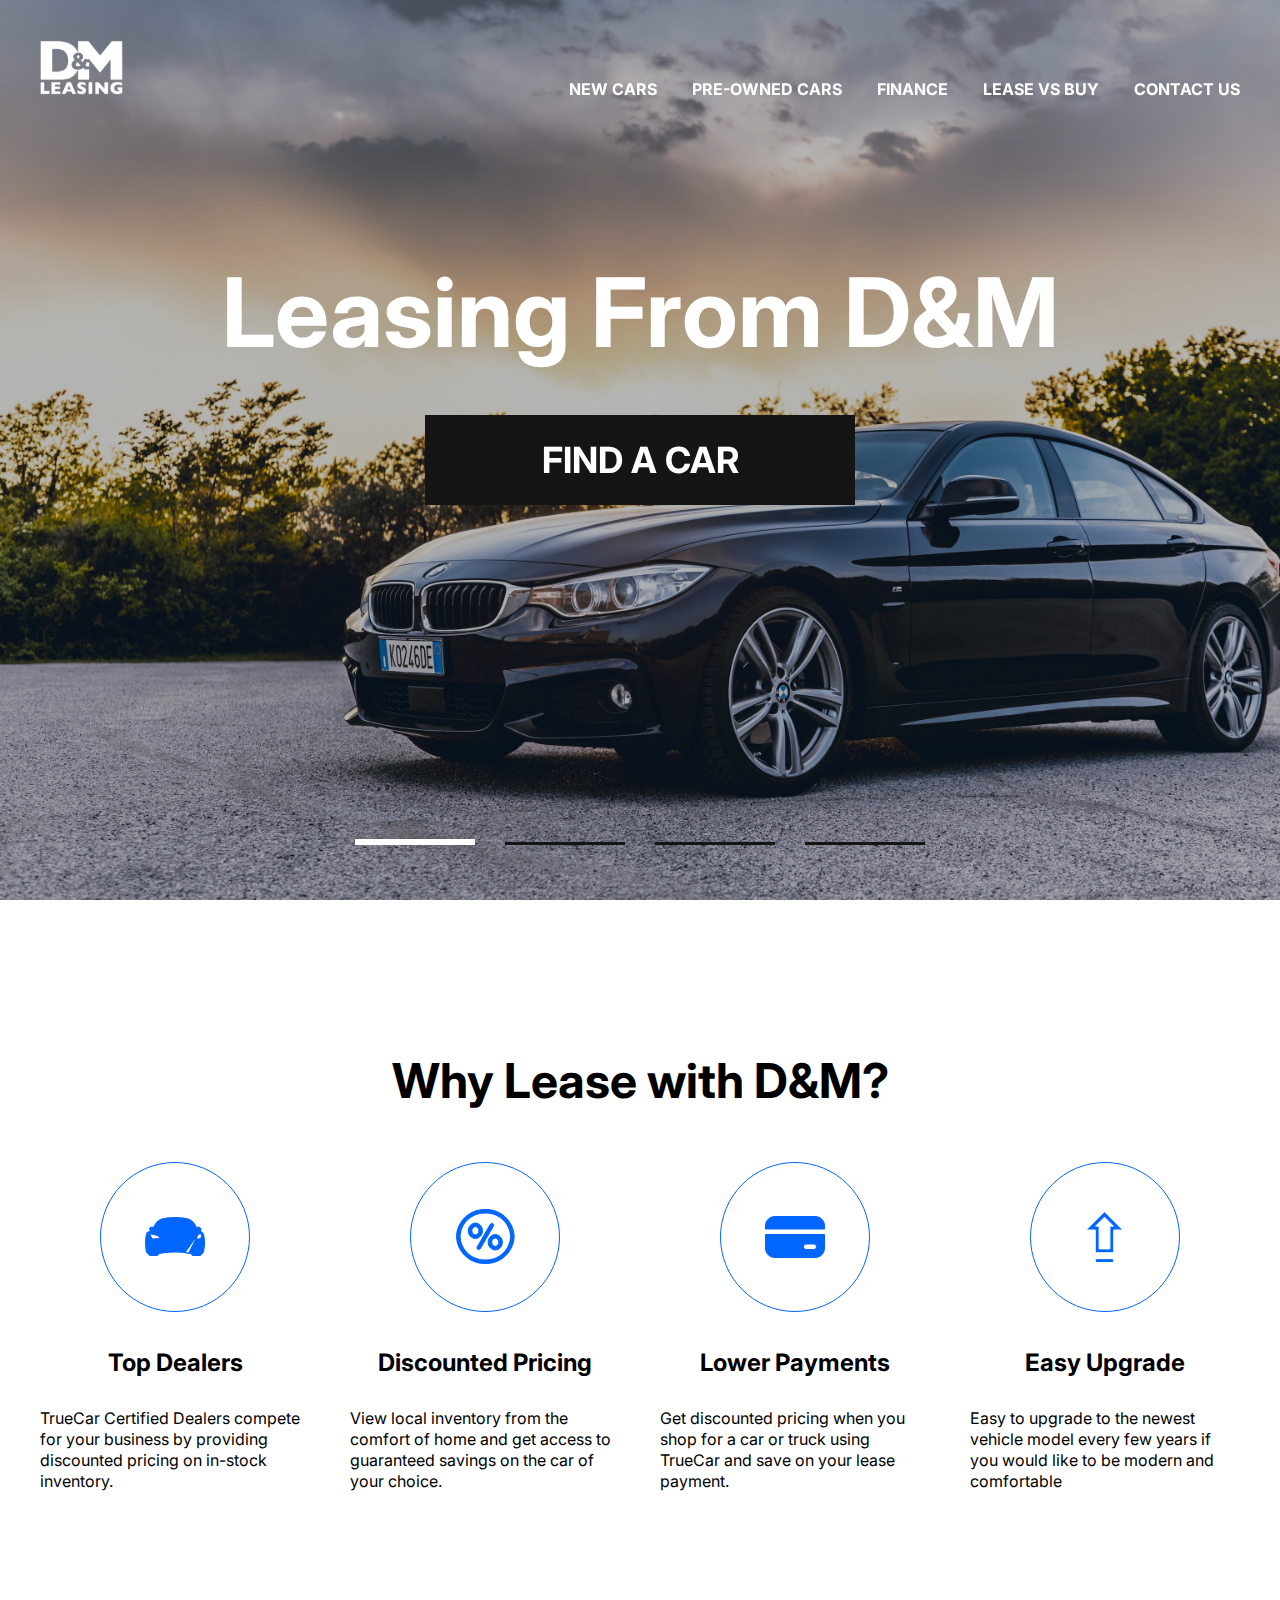
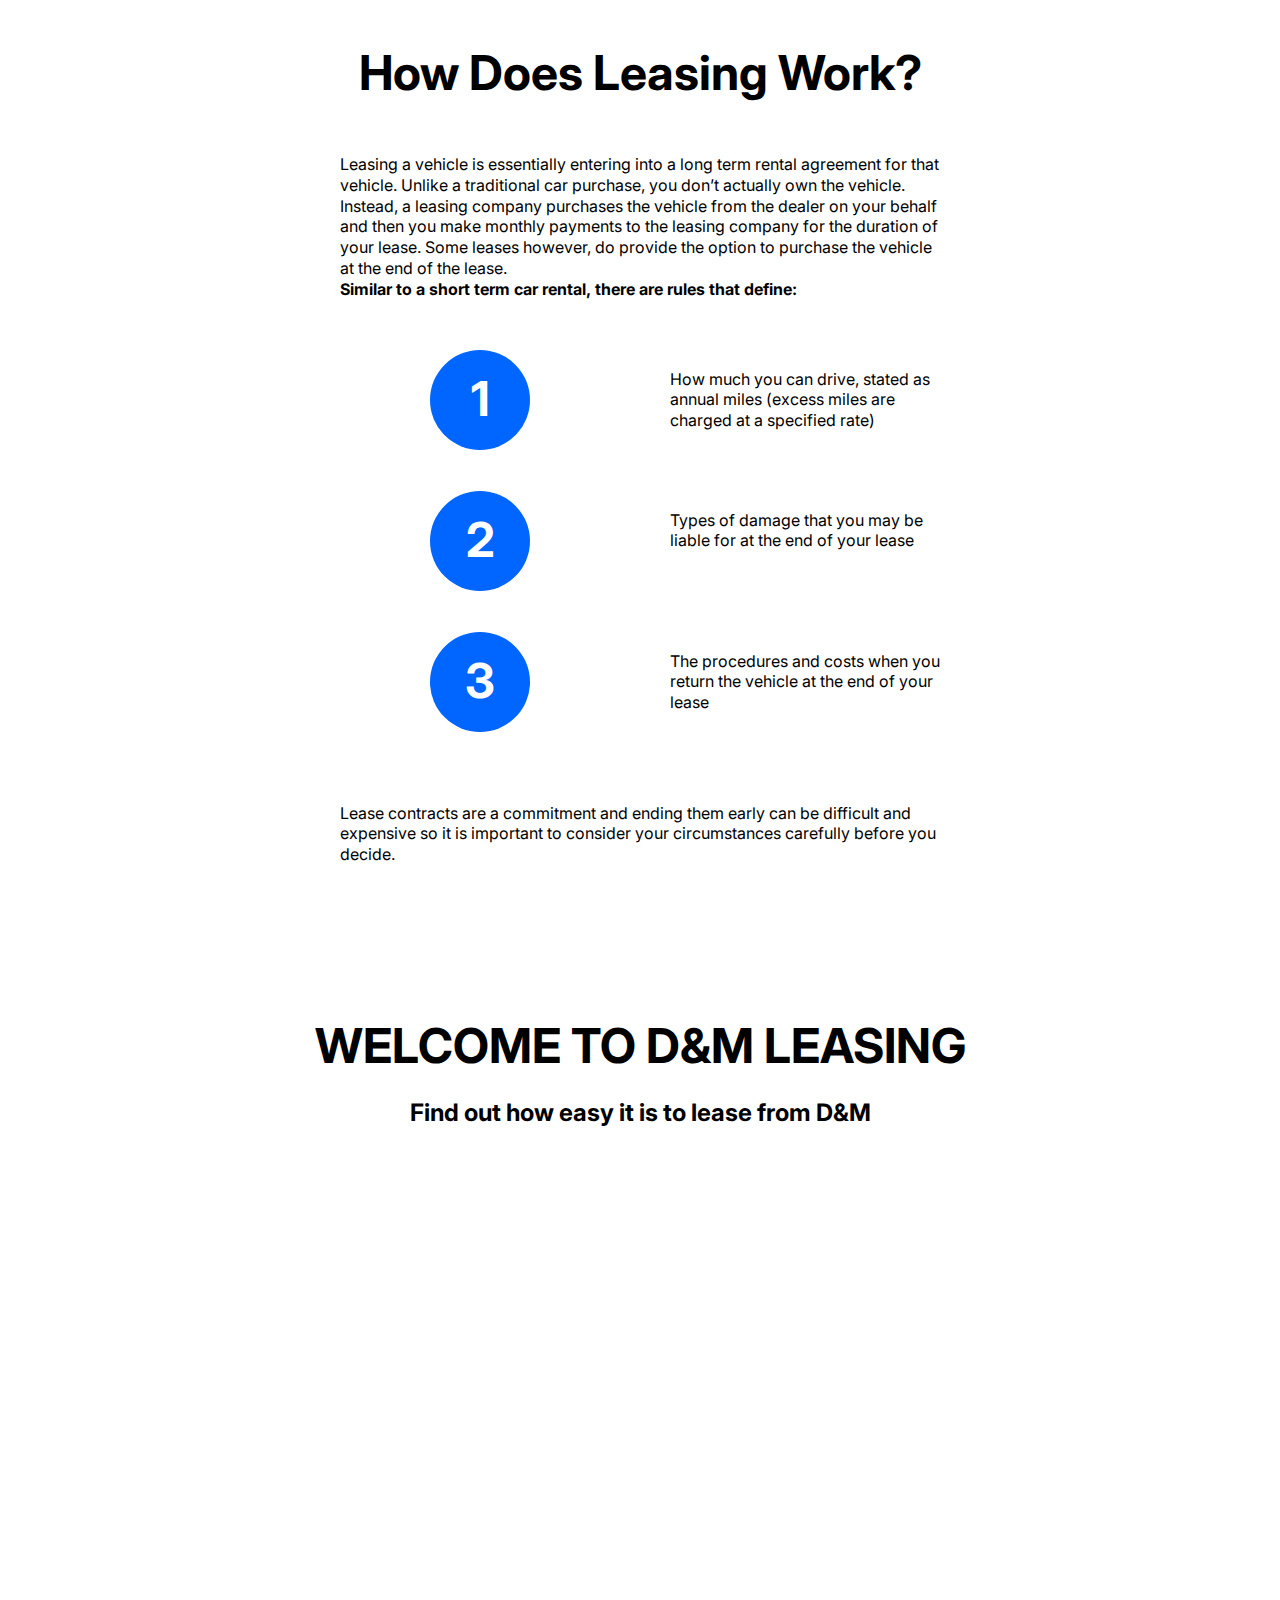
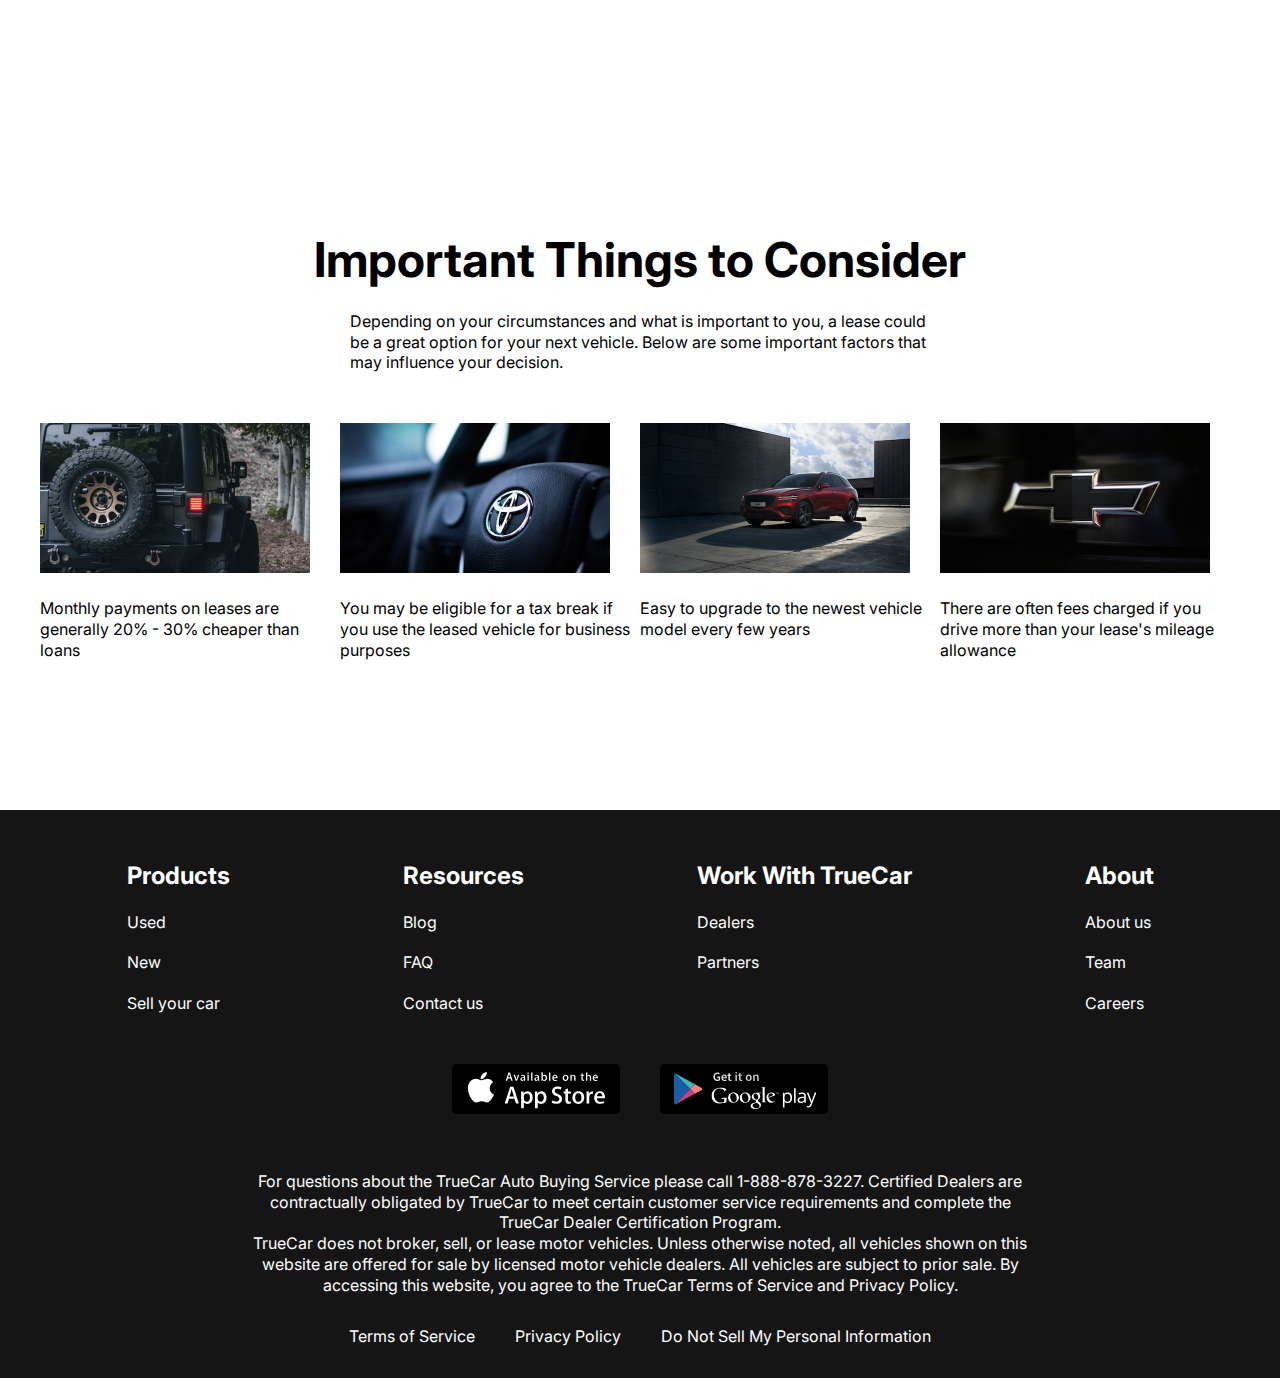
<file: index.html>
<!DOCTYPE html>
<html lang="en">

<head>
  <meta charset="UTF-8">
  <meta name="viewport" content="width=device-width, initial-scale=1.0">
  <title>Document</title>
  <link rel="preconnect" href="https://fonts.googleapis.com">
  <link rel="preconnect" href="https://fonts.gstatic.com" crossorigin>
  <link href="https://fonts.googleapis.com/css2?family=Inter:wght@400;700&display=swap" rel="stylesheet">
  <link rel="stylesheet" href="CSS/swiper-css.css">
  <!-- <link rel="stylesheet" href="https://cdn.jsdelivr.net/npm/swiper@9/swiper-bundle.min.css" /> -->
  <link rel="stylesheet" href="CSS/style.css">
</head>

<body>
  <!-- ОБЕРТКА -->
  <div class="wrapper">
    <!-- ХЕДЕР -->
    <header class="header header-main">
      <div class="container">
        <div class="header__inner">
          <a href="index.html" class="logo">
            <img src="img/logo.svg" alt="" class="logo__img">
          </a>
          <nav class="menu">
            <ul class="menu__list">
              <li class="menu__list-item">
                <a href="new-cars.html" class="menu__list-link">NEW CARS</a>
              </li>
              <li class="menu__list-item">
                <a href="#" class="menu__list-link">PRE-OWNED CARS</a>
              </li>
              <li class="menu__list-item">
                <a href="#" class="menu__list-link">FINANCE</a>
              </li>
              <li class="menu__list-item">
                <a href="#" class="menu__list-link">LEASE VS BUY</a>
              </li>
              <li class="menu__list-item">
                <a href="contacts.html" class="menu__list-link">CONTACT US</a>
              </li>
            </ul>
          </nav>
        </div>
      </div>
    </header>

    <!-- ОСНОВНАЯ ЧАСТЬ (МЕЙН) -->
    <main class="main">
      <section class="top">
        <div class="container">
          <h1 class="title">
            Leasing From D&M
          </h1>
          <a href="new-cars.html" class="top__link">FIND A CAR</a>
        </div>
      </section>
      <!-- СЛАЙДЕР -->
      <div class="slider">
        <div class="swiper">
          <div class="swiper-wrapper">
            <!-- СЛАЙДЫ -->
            <div class="swiper-slide" style="background-image: url(img/slide-1.jpg);"></div>
            <div class="swiper-slide" style="background-image: url(img/slide-2.jpg);"></div>
            <div class="swiper-slide" style="background-image: url(img/slide-1.jpg);"></div>
            <div class="swiper-slide" style="background-image: url(img/slide-2.jpg);"></div>
          </div>
          <div class="swiper-pagination"></div>
        </div>
      </div>
      <section class="why-lease">
        <div class="container">
          <h2 class="section-title">
            Why Lease with D&M?
          </h2>
          <ul class="why-lease__list">
            <li class="why-lease__item">
              <img class="why-lease__item-img" src="img/why-lease-1.svg" alt="">
              <h3 class="why-lease__item-title">
                Top Dealers
              </h3>
              <p class="why-lease__item-text">
                TrueCar Certified Dealers compete for your business by providing discounted pricing on in-stock
                inventory.
              </p>
            </li>
            <li class="why-lease__item">
              <img class="why-lease__item-img" src="img/why-lease-2.svg" alt="">
              <h3 class="why-lease__item-title">
                Discounted Pricing
              </h3>
              <p class="why-lease__item-text">
                View local inventory from the comfort of home and get access to guaranteed savings on the car of your
                choice.
              </p>
            </li>
            <li class="why-lease__item">
              <img class="why-lease__item-img" src="img/why-lease-3.svg" alt="">
              <h3 class="why-lease__item-title">
                Lower Payments
              </h3>
              <p class="why-lease__item-text">
                Get discounted pricing when you shop for a car or truck using TrueCar and save on your lease payment.
              </p>
            </li>
            <li class="why-lease__item">
              <img class="why-lease__item-img" src="img/why-lease-4.svg" alt="">
              <h3 class="why-lease__item-title">
                Easy Upgrade
              </h3>
              <p class="why-lease__item-text">
                Easy to upgrade to the newest vehicle model every few years if you would like to be modern and
                comfortable
              </p>
            </li>
          </ul>
        </div>
      </section>
      <section class="how-does">
        <div class="container">
          <div class="how-does__inner">
            <h2 class="section-title">
              How Does Leasing Work?
            </h2>
            <p class="how-does__text">
              Leasing a vehicle is essentially entering into a long term rental agreement for that vehicle. Unlike a
              traditional car purchase, you don’t actually own the vehicle. Instead, a leasing company purchases the
              vehicle from the dealer on your behalf and then you make monthly payments to the leasing company for the
              duration of your lease. Some leases however, do provide the option to purchase the vehicle at the end of
              the lease.
            </p>
            <h4 class="how-does__title">
              Similar to a short term car rental, there are rules that define:
            </h4>
            <ol class="how-does__list">
              <li class="how-does__item">
                How much you can drive, stated as annual miles (excess miles are charged at a specified rate)
              </li>
              <li class="how-does__item">
                Types of damage that you may be liable for at the end of your lease
              </li>
              <li class="how-does__item">
                The procedures and costs when you return the vehicle at the end of your lease
              </li>
            </ol>
            <p class="how-does__text">
              Lease contracts are a commitment and ending them early can be difficult and expensive so it is important
              to consider your circumstances carefully before you decide.
            </p>
          </div>
        </div>
      </section>
      <section class="video">
        <div class="container">
          <h2 class="section-title video__title">
            WELCOME TO D&M LEASING
          </h2>
          <p class="video__text">
            Find out how easy it is to lease from D&M
          </p>
          <iframe class="video__content" width="1000" height="500" src="https://www.youtube.com/embed/IBZvG2YetEo"
            title="YouTube video player" frameborder="0"
            allow="accelerometer; autoplay; clipboard-write; encrypted-media; gyroscope; picture-in-picture; web-share"
            allowfullscreen></iframe>
        </div>
      </section>
      <section class="important">
        <div class="container">
          <h2 class="section-title important__title">
            Important Things to Consider
          </h2>
          <p class="important__text">
            Depending on your circumstances and what is important to you, a lease could be a great option for your next
            vehicle. Below are some important factors that may influence your decision.
          </p>
          <ul class="important__list">
            <li class="important__item">
              <img src="img/imp-1.jpg" alt="" class="important__item-img">
              <p class="important__item-text">
                Monthly payments on leases are generally 20% - 30% cheaper than loans
              </p>
            </li>
            <li class="important__item">
              <img src="img/imp-2.jpg" alt="" class="important__item-img">
              <p class="important__item-text">
                You may be eligible for a tax break if you use the leased vehicle for business purposes
              </p>
            </li>
            <li class="important__item">
              <img src="img/imp-3.jpg" alt="" class="important__item-img">
              <p class="important__item-text">
                Easy to upgrade to the newest vehicle model every few years
              </p>
            </li>
            <li class="important__item">
              <img src="img/imp-4.jpg" alt="" class="important__item-img">
              <p class="important__item-text">
                There are often fees charged if you drive more than your lease's mileage allowance
              </p>
            </li>
          </ul>
        </div>
      </section>
    </main>

    <!-- ФУТЕР -->
    <footer class="footer">
      <div class="container">
        <nav class="footer__menu">
          <ul class="footer__menu-list">
            <p class="footer__menu-item"><a href="#" class="footer__menu-title">Products</a></p>
            <li class="footer__menu-item"><a href="#" class="footer__menu-link">Used</a></li>
            <li class="footer__menu-item"><a href="#" class="footer__menu-link">New</a></li>
            <li class="footer__menu-item"><a href="#" class="footer__menu-link">Sell your car</a></li>
          </ul>
          <ul class="footer__menu-list">
            <p class="footer__menu-item"><a href="#" class="footer__menu-title">Resources</a></p>
            <li class="footer__menu-item"><a href="#" class="footer__menu-link">Blog</a></li>
            <li class="footer__menu-item"><a href="#" class="footer__menu-link">FAQ</a></li>
            <li class="footer__menu-item"><a href="#" class="footer__menu-link">Contact us </a></li>
          </ul>
          <ul class="footer__menu-list">
            <p class="footer__menu-item"><a href="#" class="footer__menu-title">Work With TrueCar</a></p>
            <li class="footer__menu-item"><a href="#" class="footer__menu-link">Dealers</a></li>
            <li class="footer__menu-item"><a href="#" class="footer__menu-link">Partners</a></li>
          </ul>
          <ul class="footer__menu-list">
            <p class="footer__menu-item"><a href="#" class="footer__menu-title">About</a></p>
            <li class="footer__menu-item"><a href="#" class="footer__menu-link">About us</a></li>
            <li class="footer__menu-item"><a href="#" class="footer__menu-link">Team</a></li>
            <li class="footer__menu-item"><a href="#" class="footer__menu-link">Careers</a></li>
          </ul>
        </nav>
        <ul class="app">
          <li class="app__links-item">
            <a href="#" class="app__links">
              <img class="app__item-img" src="img/appstore.svg" alt="">
            </a>
          </li>
          <li class="app__links-item">
            <a href="#" class="app__links">
              <img class="app__item-img" src="img/googleplay.svg" alt="">
            </a>
          </li>
        </ul>
        <div class="footer__copy">
          <p class="footer__copy-text">
            For questions about the TrueCar Auto Buying Service please call 1-888-878-3227.
            Certified Dealers are contractually obligated by TrueCar to meet certain customer service requirements and
            complete the TrueCar Dealer Certification Program.
          </p>
          <p class="footer__copy-text">
            TrueCar does not broker, sell, or lease motor vehicles. Unless otherwise noted, all vehicles shown on this
            website are offered for sale by licensed motor vehicle dealers. All vehicles are subject to prior sale. By
            accessing this website, you agree to the TrueCar Terms of Service and Privacy Policy.
          </p>
        </div>
        <nav class="copy__nav">
          <ul class="copy__nav-list">
            <li class="copy__nav-item"><a href="#" class="copy__nav-link">Terms of Service</a></li>
            <li class="copy__nav-item"><a href="#" class="copy__nav-link">Privacy Policy </a></li>
            <li class="copy__nav-item"><a href="#" class="copy__nav-link">Do Not Sell My Personal Information</a></li>
          </ul>
        </nav>
      </div>
    </footer>
  </div>

  <script src="CSS/swiper-js.js"></script>
  <!-- <script src="https://cdn.jsdelivr.net/npm/swiper@9/swiper-bundle.min.js"></script> -->
  <script src="js/main.js"></script>
</body>

</html>
</file>
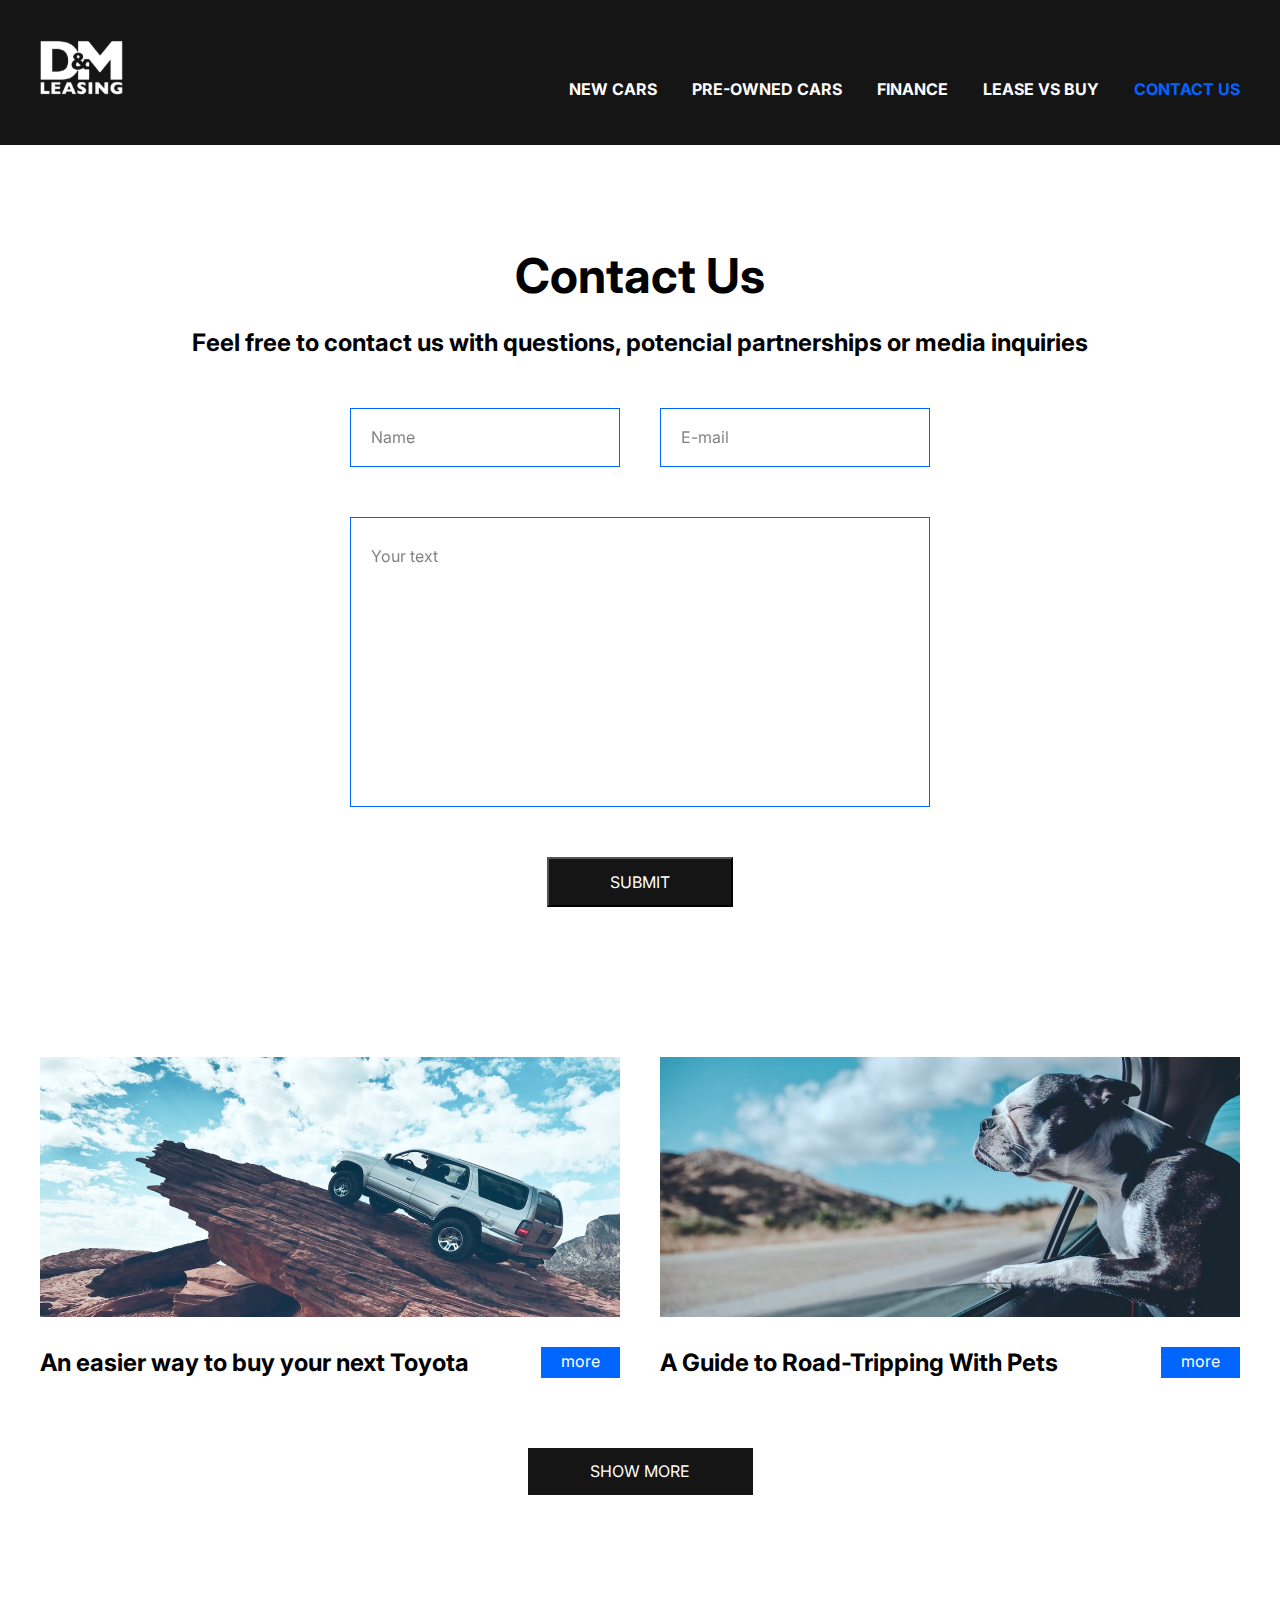
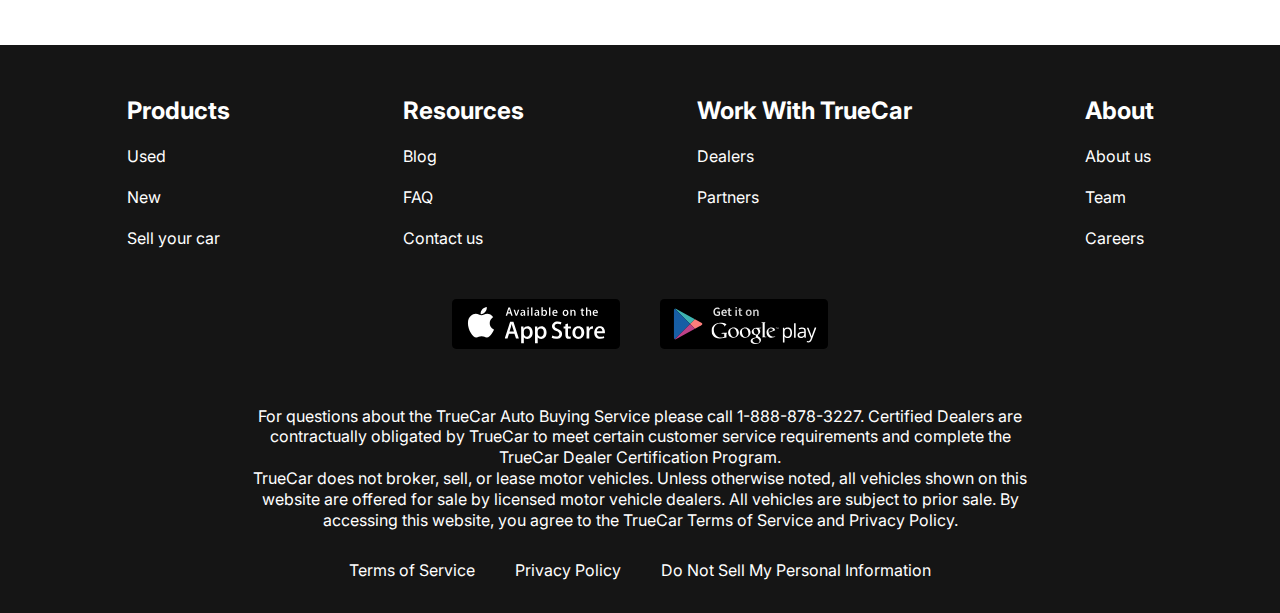
<file: contacts.html>
<!DOCTYPE html>
<html lang="en">

<head>
  <meta charset="UTF-8">
  <meta name="viewport" content="width=device-width, initial-scale=1.0">
  <title>Document</title>
  <link rel="preconnect" href="https://fonts.googleapis.com">
  <link rel="preconnect" href="https://fonts.gstatic.com" crossorigin>
  <link href="https://fonts.googleapis.com/css2?family=Inter:wght@400;700&display=swap" rel="stylesheet">
  <link rel="stylesheet" href="CSS/style.css">
</head>

<body>
  <!-- ОБЕРТКА -->
  <div class="wrapper">
    <!-- ХЕДЕР -->
    <header class="header">
      <div class="container">
        <div class="header__inner">
          <a href="index.html" class="logo">
            <img src="img/logo.svg" alt="" class="logo__img">
          </a>
          <nav class="menu">
            <ul class="menu__list">
              <li class="menu__list-item">
                <a href="new-cars.html" class="menu__list-link">NEW CARS</a>
              </li>
              <li class="menu__list-item">
                <a href="#" class="menu__list-link">PRE-OWNED CARS</a>
              </li>
              <li class="menu__list-item">
                <a href="#" class="menu__list-link">FINANCE</a>
              </li>
              <li class="menu__list-item">
                <a href="#" class="menu__list-link">LEASE VS BUY</a>
              </li>
              <li class="menu__list-item">
                <a href="contacts.html" class="menu__list-link menu__list-link--active">CONTACT US</a>
              </li>
            </ul>
          </nav>
        </div>
      </div>
    </header>

    <!-- ОСНОВНАЯ ЧАСТЬ (МЕЙН) -->
    <main class="main">
      <section class="contacts">
        <div class="container">
          <h2 class="section-title contacts__title">Contact Us</h2>
          <p class="contacts__text">
            Feel free to contact us with questions, potencial partnerships or media inquiries
          </p>
          <form action="#" class="form">
            <input class="form__input" type="text" placeholder="Name">
            <input class="form__input" type="email" placeholder="E-mail">
            <textarea class="form__textarea" placeholder="Your text"></textarea>
            <button class="form__btn" type="submit">SUBMIT</button>
          </form>
        </div>
      </section>
      <section class="blog">
        <div class="container">
          <div class="blog__items">
            <div class="blog__item">
              <img src="img/blog-1.jpg" alt="" class="blog__item-img">
              <h4 class="blog__item-title">An easier way to buy your next Toyota</h4>
              <a href="#" class="blog__item-link">more</a>
            </div>
            <div class="blog__item">
              <img src="img/blog-2.jpg" alt="" class="blog__item-img">
              <h4 class="blog__item-title">A Guide to Road-Tripping With Pets</h4>
              <a href="#" class="blog__item-link">more</a>
            </div>
          </div>
          <a href="#" class="showmore-link">SHOW MORE</a>
        </div>
      </section>
    </main>

    <!-- ФУТЕР -->
    <footer class="footer">
      <div class="container">
        <nav class="footer__menu">
          <ul class="footer__menu-list">
            <p class="footer__menu-item"><a href="#" class="footer__menu-title">Products</a></p>
            <li class="footer__menu-item"><a href="#" class="footer__menu-link">Used</a></li>
            <li class="footer__menu-item"><a href="#" class="footer__menu-link">New</a></li>
            <li class="footer__menu-item"><a href="#" class="footer__menu-link">Sell your car</a></li>
          </ul>
          <ul class="footer__menu-list">
            <p class="footer__menu-item"><a href="#" class="footer__menu-title">Resources</a></p>
            <li class="footer__menu-item"><a href="#" class="footer__menu-link">Blog</a></li>
            <li class="footer__menu-item"><a href="#" class="footer__menu-link">FAQ</a></li>
            <li class="footer__menu-item"><a href="#" class="footer__menu-link">Contact us </a></li>
          </ul>
          <ul class="footer__menu-list">
            <p class="footer__menu-item"><a href="#" class="footer__menu-title">Work With TrueCar</a></p>
            <li class="footer__menu-item"><a href="#" class="footer__menu-link">Dealers</a></li>
            <li class="footer__menu-item"><a href="#" class="footer__menu-link">Partners</a></li>
          </ul>
          <ul class="footer__menu-list">
            <p class="footer__menu-item"><a href="#" class="footer__menu-title">About</a></p>
            <li class="footer__menu-item"><a href="#" class="footer__menu-link">About us</a></li>
            <li class="footer__menu-item"><a href="#" class="footer__menu-link">Team</a></li>
            <li class="footer__menu-item"><a href="#" class="footer__menu-link">Careers</a></li>
          </ul>
        </nav>
        <ul class="app">
          <li class="app__links-item">
            <a href="#" class="app__links">
              <img class="app__item-img" src="img/appstore.svg" alt="">
            </a>
          </li>
          <li class="app__links-item">
            <a href="#" class="app__links">
              <img class="app__item-img" src="img/googleplay.svg" alt="">
            </a>
          </li>
        </ul>
        <div class="footer__copy">
          <p class="footer__copy-text">
            For questions about the TrueCar Auto Buying Service please call 1-888-878-3227.
            Certified Dealers are contractually obligated by TrueCar to meet certain customer service requirements and
            complete the TrueCar Dealer Certification Program.
          </p>
          <p class="footer__copy-text">
            TrueCar does not broker, sell, or lease motor vehicles. Unless otherwise noted, all vehicles shown on this
            website are offered for sale by licensed motor vehicle dealers. All vehicles are subject to prior sale. By
            accessing this website, you agree to the TrueCar Terms of Service and Privacy Policy.
          </p>
        </div>
        <nav class="copy__nav">
          <ul class="copy__nav-list">
            <li class="copy__nav-item"><a href="#" class="copy__nav-link">Terms of Service</a></li>
            <li class="copy__nav-item"><a href="#" class="copy__nav-link">Privacy Policy </a></li>
            <li class="copy__nav-item"><a href="#" class="copy__nav-link">Do Not Sell My Personal Information</a></li>
          </ul>
        </nav>
      </div>
    </footer>
  </div>

</body>

</html>
</file>
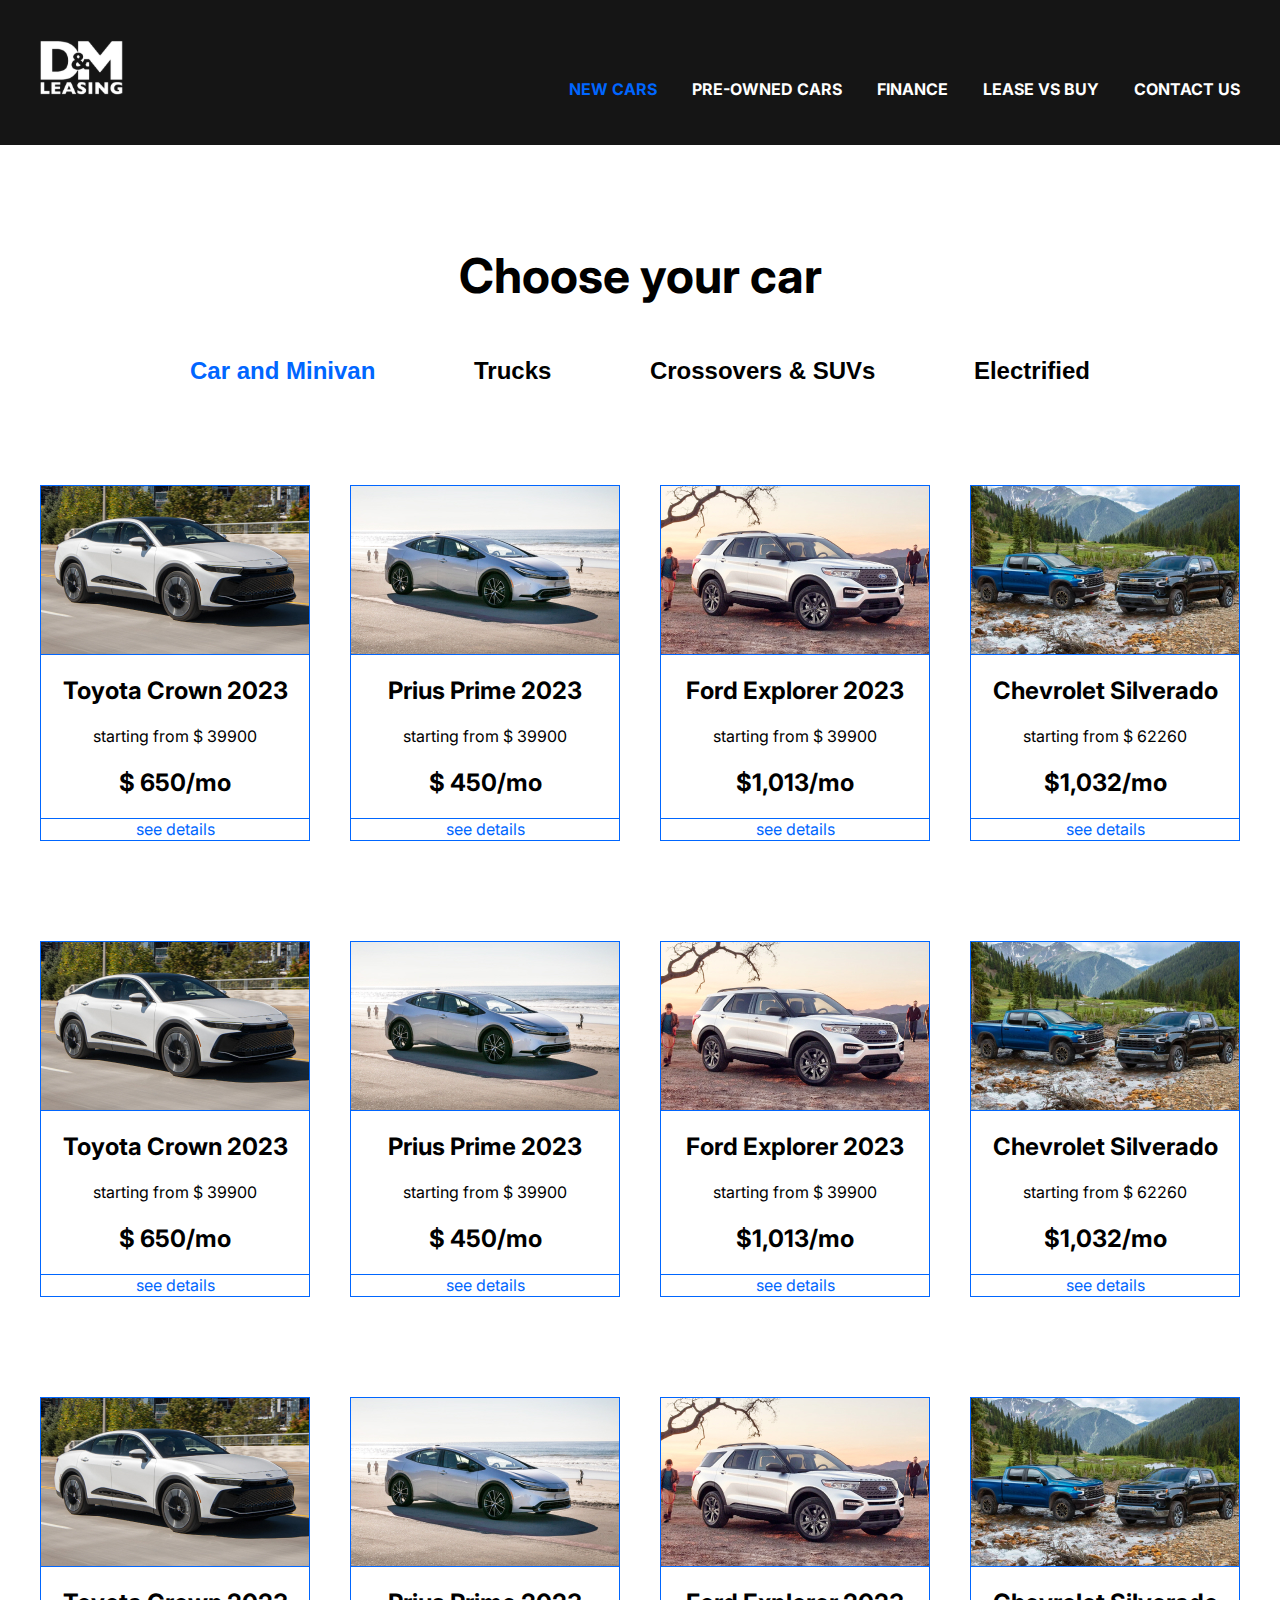
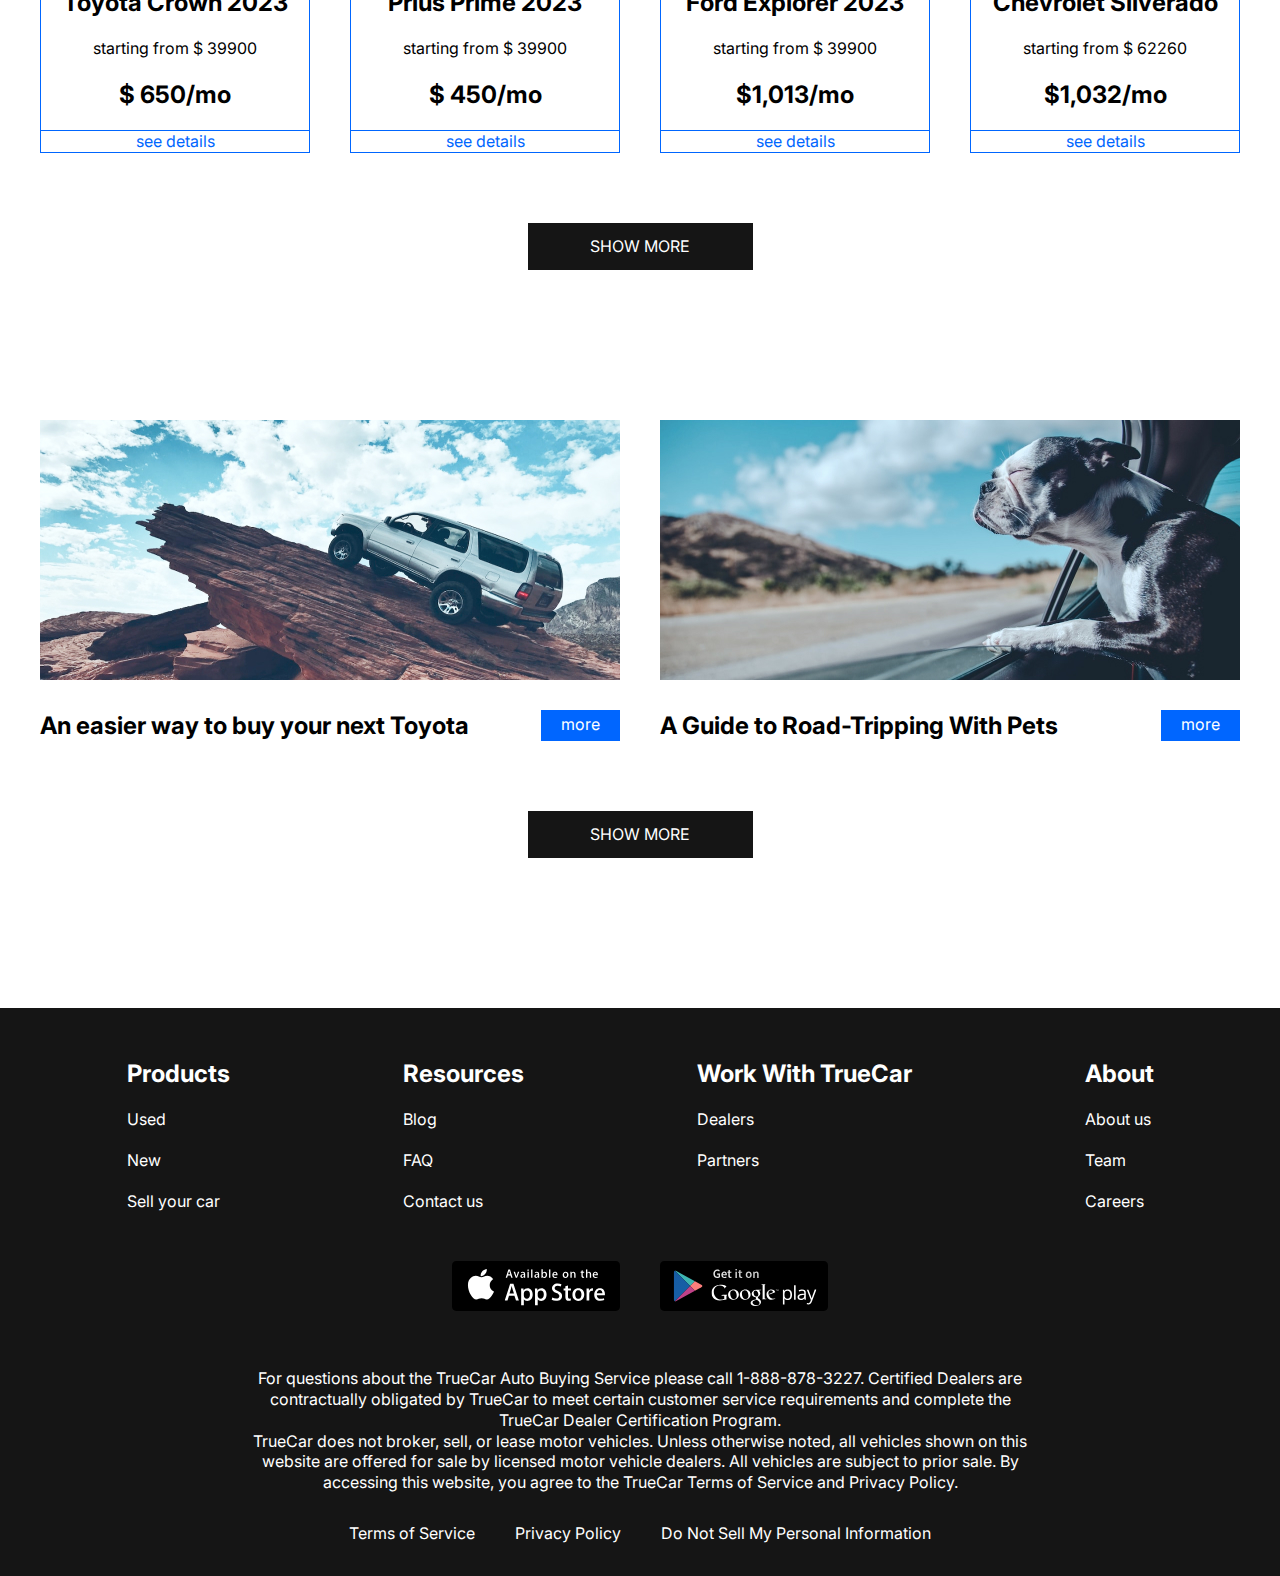
<file: new-cars.html>
<!DOCTYPE html>
<html lang="en">

<head>
  <meta charset="UTF-8">
  <meta name="viewport" content="width=device-width, initial-scale=1.0">
  <title>Document</title>
  <link rel="preconnect" href="https://fonts.googleapis.com">
  <link rel="preconnect" href="https://fonts.gstatic.com" crossorigin>
  <link href="https://fonts.googleapis.com/css2?family=Inter:wght@400;700&display=swap" rel="stylesheet">
  <link rel="stylesheet" href="CSS/style.css">
</head>

<body>
  <!-- ОБЕРТКА -->
  <div class="wrapper">
    <!-- ХЕДЕР -->
    <header class="header">
      <div class="container">
        <div class="header__inner">
          <a href="index.html" class="logo">
            <img src="img/logo.svg" alt="" class="logo__img">
          </a>
          <nav class="menu">
            <ul class="menu__list">
              <li class="menu__list-item">
                <a href="new-cars.html" class="menu__list-link menu__list-link--active">NEW CARS</a>
              </li>
              <li class="menu__list-item">
                <a href="#" class="menu__list-link">PRE-OWNED CARS</a>
              </li>
              <li class="menu__list-item">
                <a href="#" class="menu__list-link">FINANCE</a>
              </li>
              <li class="menu__list-item">
                <a href="#" class="menu__list-link">LEASE VS BUY</a>
              </li>
              <li class="menu__list-item">
                <a href="contacts.html" class="menu__list-link">CONTACT US</a>
              </li>
            </ul>
          </nav>
        </div>
      </div>
    </header>

    <!-- ОСНОВНАЯ ЧАСТЬ (МЕЙН) -->
    <main class="main">
      <section class="choose">
        <div class="container">
          <h1 class="section-title">
            Choose your car
          </h1>
          <div class="tabs">
            <div class="tabs__btn">
              <button class="tabs__btn-item tabs__btn-item--active" data-button="content-1">Car and Minivan</button>
              <button class="tabs__btn-item" data-button="content-2">Trucks</button>
              <button class="tabs__btn-item" data-button="content-3">Crossovers & SUVs</button>
              <button class="tabs__btn-item" data-button="content-4">Electrified</button>
            </div>
            <div class="tabs__content">
              <div class="tabs__content-item tabs__content-item--active" id="content-1">
                <div class="card">
                  <img class="card__img" src="img/card-1.jpg" alt="">
                  <div class="card__content">
                    <h4 class="card__title">Toyota Crown 2023</h4>
                    <p class="card__text">starting from $ 39900</p>
                    <p class="card__price">$ 650/mo</p>
                  </div>
                  <a href="#" class="card__link">see details</a>
                </div>
                <div class="card">
                  <img class="card__img" src="img/card-2.jpg" alt="">
                  <div class="card__content">
                  <h4 class="card__title">Prius Prime 2023</h4>
                  <p class="card__text">starting from $ 39900</p>
                  <p class="card__price"> $ 450/mo</p>
                </div>
                <a href="#" class="card__link">see details</a>
              </div>
              <div class="card">
                <img class="card__img" src="img/card-3.jpg" alt="">
                <div class="card__content">
                  <h4 class="card__title">Ford Explorer 2023</h4>
                  <p class="card__text">starting from $ 39900</p>
                  <p class="card__price">$1,013/mo </p>
                </div>
                <a href="#" class="card__link">see details</a>
              </div>
              <div class="card">
                <img class="card__img" src="img/card-4.jpg" alt="">
                <div class="card__content">
                  <h4 class="card__title">Chevrolet Silverado</h4>
                  <p class="card__text">starting from $ 62260</p>
                  <p class="card__price">$1,032/mo</p>
                </div>
                <a href="#" class="card__link">see details</a>
              </div>
              <div class="card">
                <img class="card__img" src="img/card-1.jpg" alt="">
                <div class="card__content">
                  <h4 class="card__title">Toyota Crown 2023</h4>
                  <p class="card__text">starting from $ 39900</p>
                  <p class="card__price">$ 650/mo</p>
                </div>
                <a href="#" class="card__link">see details</a>
              </div>
              <div class="card">
                <img class="card__img" src="img/card-2.jpg" alt="">
                <div class="card__content">
                <h4 class="card__title">Prius Prime 2023</h4>
                <p class="card__text">starting from $ 39900</p>
                <p class="card__price"> $ 450/mo</p>
              </div>
              <a href="#" class="card__link">see details</a>
            </div>
            <div class="card">
              <img class="card__img" src="img/card-3.jpg" alt="">
              <div class="card__content">
                <h4 class="card__title">Ford Explorer 2023</h4>
                <p class="card__text">starting from $ 39900</p>
                <p class="card__price">$1,013/mo </p>
              </div>
              <a href="#" class="card__link">see details</a>
            </div>
            <div class="card">
              <img class="card__img" src="img/card-4.jpg" alt="">
              <div class="card__content">
                <h4 class="card__title">Chevrolet Silverado</h4>
                <p class="card__text">starting from $ 62260</p>
                <p class="card__price">$1,032/mo</p>
              </div>
              <a href="#" class="card__link">see details</a>
            </div>
            <div class="card">
              <img class="card__img" src="img/card-1.jpg" alt="">
              <div class="card__content">
                <h4 class="card__title">Toyota Crown 2023</h4>
                <p class="card__text">starting from $ 39900</p>
                <p class="card__price">$ 650/mo</p>
              </div>
              <a href="#" class="card__link">see details</a>
            </div>
            <div class="card">
              <img class="card__img" src="img/card-2.jpg" alt="">
              <div class="card__content">
              <h4 class="card__title">Prius Prime 2023</h4>
              <p class="card__text">starting from $ 39900</p>
              <p class="card__price"> $ 450/mo</p>
            </div>
            <a href="#" class="card__link">see details</a>
          </div>
          <div class="card">
            <img class="card__img" src="img/card-3.jpg" alt="">
            <div class="card__content">
              <h4 class="card__title">Ford Explorer 2023</h4>
              <p class="card__text">starting from $ 39900</p>
              <p class="card__price">$1,013/mo </p>
            </div>
            <a href="#" class="card__link">see details</a>
          </div>
          <div class="card">
            <img class="card__img" src="img/card-4.jpg" alt="">
            <div class="card__content">
              <h4 class="card__title">Chevrolet Silverado</h4>
              <p class="card__text">starting from $ 62260</p>
              <p class="card__price">$1,032/mo</p>
            </div>
            <a href="#" class="card__link">see details</a>
          </div>
            </div>
            <div class="tabs__content-item" id="content-2">
              <div class="card">
                <img class="card__img" src="img/card-1.jpg" alt="">
                <div class="card__content">
                  <h4 class="card__title">Toyota Crown 2023</h4>
                  <p class="card__text">starting from $ 39900</p>
                  <p class="card__price">$ 650/mo</p>
                </div>
                <a href="#" class="card__link">see details</a>
              </div>
              <div class="card">
                <img class="card__img" src="img/card-2.jpg" alt="">
                <div class="card__content">
                <h4 class="card__title">Prius Prime 2023</h4>
                <p class="card__text">starting from $ 39900</p>
                <p class="card__price"> $ 450/mo</p>
              </div>
              <a href="#" class="card__link">see details</a>
            </div>
            <div class="card">
              <img class="card__img" src="img/card-3.jpg" alt="">
              <div class="card__content">
                <h4 class="card__title">Ford Explorer 2023</h4>
                <p class="card__text">starting from $ 39900</p>
                <p class="card__price">$1,013/mo </p>
              </div>
              <a href="#" class="card__link">see details</a>
            </div>
            <div class="card">
              <img class="card__img" src="img/card-4.jpg" alt="">
              <div class="card__content">
                <h4 class="card__title">Chevrolet Silverado</h4>
                <p class="card__text">starting from $ 62260</p>
                <p class="card__price">$1,032/mo</p>
              </div>
              <a href="#" class="card__link">see details</a>
            </div>
            </div>
            <div class="tabs__content-item" id="content-3">
              <div class="card">
                <img class="card__img" src="img/card-1.jpg" alt="">
                <div class="card__content">
                  <h4 class="card__title">Toyota Crown 2023</h4>
                  <p class="card__text">starting from $ 39900</p>
                  <p class="card__price">$ 650/mo</p>
                </div>
                <a href="#" class="card__link">see details</a>
              </div>
              <div class="card">
                <img class="card__img" src="img/card-2.jpg" alt="">
                <div class="card__content">
                <h4 class="card__title">Prius Prime 2023</h4>
                <p class="card__text">starting from $ 39900</p>
                <p class="card__price"> $ 450/mo</p>
              </div>
              <a href="#" class="card__link">see details</a>
            </div>
            <div class="card">
              <img class="card__img" src="img/card-3.jpg" alt="">
              <div class="card__content">
                <h4 class="card__title">Ford Explorer 2023</h4>
                <p class="card__text">starting from $ 39900</p>
                <p class="card__price">$1,013/mo </p>
              </div>
              <a href="#" class="card__link">see details</a>
            </div>
            <div class="card">
              <img class="card__img" src="img/card-4.jpg" alt="">
              <div class="card__content">
                <h4 class="card__title">Chevrolet Silverado</h4>
                <p class="card__text">starting from $ 62260</p>
                <p class="card__price">$1,032/mo</p>
              </div>
              <a href="#" class="card__link">see details</a>
            </div><div class="card">
              <img class="card__img" src="img/card-1.jpg" alt="">
              <div class="card__content">
                <h4 class="card__title">Toyota Crown 2023</h4>
                <p class="card__text">starting from $ 39900</p>
                <p class="card__price">$ 650/mo</p>
              </div>
              <a href="#" class="card__link">see details</a>
            </div>
            <div class="card">
              <img class="card__img" src="img/card-2.jpg" alt="">
              <div class="card__content">
              <h4 class="card__title">Prius Prime 2023</h4>
              <p class="card__text">starting from $ 39900</p>
              <p class="card__price"> $ 450/mo</p>
            </div>
            <a href="#" class="card__link">see details</a>
          </div>
          <div class="card">
            <img class="card__img" src="img/card-3.jpg" alt="">
            <div class="card__content">
              <h4 class="card__title">Ford Explorer 2023</h4>
              <p class="card__text">starting from $ 39900</p>
              <p class="card__price">$1,013/mo </p>
            </div>
            <a href="#" class="card__link">see details</a>
          </div>
          <div class="card">
            <img class="card__img" src="img/card-4.jpg" alt="">
            <div class="card__content">
              <h4 class="card__title">Chevrolet Silverado</h4>
              <p class="card__text">starting from $ 62260</p>
              <p class="card__price">$1,032/mo</p>
            </div>
            <a href="#" class="card__link">see details</a>
          </div>
            </div>
            <div class="tabs__content-item" id="content-4">
              <div class="card">
                <img class="card__img" src="img/card-1.jpg" alt="">
                <div class="card__content">
                  <h4 class="card__title">Toyota Crown 2023</h4>
                  <p class="card__text">starting from $ 39900</p>
                  <p class="card__price">$ 650/mo</p>
                </div>
                <a href="#" class="card__link">see details</a>
              </div>
              <div class="card">
                <img class="card__img" src="img/card-2.jpg" alt="">
                <div class="card__content">
                <h4 class="card__title">Prius Prime 2023</h4>
                <p class="card__text">starting from $ 39900</p>
                <p class="card__price"> $ 450/mo</p>
              </div>
              <a href="#" class="card__link">see details</a>
            </div>
            <div class="card">
              <img class="card__img" src="img/card-3.jpg" alt="">
              <div class="card__content">
                <h4 class="card__title">Ford Explorer 2023</h4>
                <p class="card__text">starting from $ 39900</p>
                <p class="card__price">$1,013/mo </p>
              </div>
              <a href="#" class="card__link">see details</a>
            </div>
            <div class="card">
              <img class="card__img" src="img/card-4.jpg" alt="">
              <div class="card__content">
                <h4 class="card__title">Chevrolet Silverado</h4>
                <p class="card__text">starting from $ 62260</p>
                <p class="card__price">$1,032/mo</p>
              </div>
              <a href="#" class="card__link">see details</a>
            </div>
            <div class="card">
              <img class="card__img" src="img/card-1.jpg" alt="">
              <div class="card__content">
                <h4 class="card__title">Toyota Crown 2023</h4>
                <p class="card__text">starting from $ 39900</p>
                <p class="card__price">$ 650/mo</p>
              </div>
              <a href="#" class="card__link">see details</a>
            </div>
            <div class="card">
              <img class="card__img" src="img/card-2.jpg" alt="">
              <div class="card__content">
              <h4 class="card__title">Prius Prime 2023</h4>
              <p class="card__text">starting from $ 39900</p>
              <p class="card__price"> $ 450/mo</p>
            </div>
            <a href="#" class="card__link">see details</a>
          </div>
          <div class="card">
            <img class="card__img" src="img/card-3.jpg" alt="">
            <div class="card__content">
              <h4 class="card__title">Ford Explorer 2023</h4>
              <p class="card__text">starting from $ 39900</p>
              <p class="card__price">$1,013/mo </p>
            </div>
            <a href="#" class="card__link">see details</a>
          </div>
          <div class="card">
            <img class="card__img" src="img/card-4.jpg" alt="">
            <div class="card__content">
              <h4 class="card__title">Chevrolet Silverado</h4>
              <p class="card__text">starting from $ 62260</p>
              <p class="card__price">$1,032/mo</p>
            </div>
            <a href="#" class="card__link">see details</a>
          </div>
          <div class="card">
            <img class="card__img" src="img/card-1.jpg" alt="">
            <div class="card__content">
              <h4 class="card__title">Toyota Crown 2023</h4>
              <p class="card__text">starting from $ 39900</p>
              <p class="card__price">$ 650/mo</p>
            </div>
            <a href="#" class="card__link">see details</a>
          </div>
          <div class="card">
            <img class="card__img" src="img/card-2.jpg" alt="">
            <div class="card__content">
            <h4 class="card__title">Prius Prime 2023</h4>
            <p class="card__text">starting from $ 39900</p>
            <p class="card__price"> $ 450/mo</p>
          </div>
          <a href="#" class="card__link">see details</a>
        </div>
        <div class="card">
          <img class="card__img" src="img/card-3.jpg" alt="">
          <div class="card__content">
            <h4 class="card__title">Ford Explorer 2023</h4>
            <p class="card__text">starting from $ 39900</p>
            <p class="card__price">$1,013/mo </p>
          </div>
          <a href="#" class="card__link">see details</a>
        </div>
        <div class="card">
          <img class="card__img" src="img/card-4.jpg" alt="">
          <div class="card__content">
            <h4 class="card__title">Chevrolet Silverado</h4>
            <p class="card__text">starting from $ 62260</p>
            <p class="card__price">$1,032/mo</p>
          </div>
          <a href="#" class="card__link">see details</a>
        </div>
        <div class="card">
          <img class="card__img" src="img/card-1.jpg" alt="">
          <div class="card__content">
            <h4 class="card__title">Toyota Crown 2023</h4>
            <p class="card__text">starting from $ 39900</p>
            <p class="card__price">$ 650/mo</p>
          </div>
          <a href="#" class="card__link">see details</a>
        </div>
        <div class="card">
          <img class="card__img" src="img/card-2.jpg" alt="">
          <div class="card__content">
          <h4 class="card__title">Prius Prime 2023</h4>
          <p class="card__text">starting from $ 39900</p>
          <p class="card__price"> $ 450/mo</p>
        </div>
        <a href="#" class="card__link">see details</a>
      </div>
      <div class="card">
        <img class="card__img" src="img/card-3.jpg" alt="">
        <div class="card__content">
          <h4 class="card__title">Ford Explorer 2023</h4>
          <p class="card__text">starting from $ 39900</p>
          <p class="card__price">$1,013/mo </p>
        </div>
        <a href="#" class="card__link">see details</a>
      </div>
      <div class="card">
        <img class="card__img" src="img/card-4.jpg" alt="">
        <div class="card__content">
          <h4 class="card__title">Chevrolet Silverado</h4>
          <p class="card__text">starting from $ 62260</p>
          <p class="card__price">$1,032/mo</p>
        </div>
        <a href="#" class="card__link">see details</a>
      </div>
            </div>
          </div>
        </div>
        <a href="#" class="showmore-link">SHOW MORE</a>
  </div>
  </section>


  <section class="blog">
    <div class="container">
      <div class="blog__items">
        <div class="blog__item">
          <img src="img/blog-1.jpg" alt="" class="blog__item-img">
          <h4 class="blog__item-title">An easier way to buy your next Toyota</h4>
          <a href="#" class="blog__item-link">more</a>
        </div>
        <div class="blog__item">
          <img src="img/blog-2.jpg" alt="" class="blog__item-img">
          <h4 class="blog__item-title">A Guide to Road-Tripping With Pets</h4>
          <a href="#" class="blog__item-link">more</a>
        </div>
      </div>
      <a href="#" class="showmore-link">SHOW MORE</a>
    </div>
  </section>
  </main>

  <!-- ФУТЕР -->
  <footer class="footer">
    <div class="container">
      <nav class="footer__menu">
        <ul class="footer__menu-list">
          <p class="footer__menu-item"><a href="#" class="footer__menu-title">Products</a></p>
          <li class="footer__menu-item"><a href="#" class="footer__menu-link">Used</a></li>
          <li class="footer__menu-item"><a href="#" class="footer__menu-link">New</a></li>
          <li class="footer__menu-item"><a href="#" class="footer__menu-link">Sell your car</a></li>
        </ul>
        <ul class="footer__menu-list">
          <p class="footer__menu-item"><a href="#" class="footer__menu-title">Resources</a></p>
          <li class="footer__menu-item"><a href="#" class="footer__menu-link">Blog</a></li>
          <li class="footer__menu-item"><a href="#" class="footer__menu-link">FAQ</a></li>
          <li class="footer__menu-item"><a href="#" class="footer__menu-link">Contact us </a></li>
        </ul>
        <ul class="footer__menu-list">
          <p class="footer__menu-item"><a href="#" class="footer__menu-title">Work With TrueCar</a></p>
          <li class="footer__menu-item"><a href="#" class="footer__menu-link">Dealers</a></li>
          <li class="footer__menu-item"><a href="#" class="footer__menu-link">Partners</a></li>
        </ul>
        <ul class="footer__menu-list">
          <p class="footer__menu-item"><a href="#" class="footer__menu-title">About</a></p>
          <li class="footer__menu-item"><a href="#" class="footer__menu-link">About us</a></li>
          <li class="footer__menu-item"><a href="#" class="footer__menu-link">Team</a></li>
          <li class="footer__menu-item"><a href="#" class="footer__menu-link">Careers</a></li>
        </ul>
      </nav>
      <ul class="app">
        <li class="app__links-item">
          <a href="#" class="app__links">
            <img class="app__item-img" src="img/appstore.svg" alt="">
          </a>
        </li>
        <li class="app__links-item">
          <a href="#" class="app__links">
            <img class="app__item-img" src="img/googleplay.svg" alt="">
          </a>
        </li>
      </ul>
      <div class="footer__copy">
        <p class="footer__copy-text">
          For questions about the TrueCar Auto Buying Service please call 1-888-878-3227.
          Certified Dealers are contractually obligated by TrueCar to meet certain customer service requirements and
          complete the TrueCar Dealer Certification Program.
        </p>
        <p class="footer__copy-text">
          TrueCar does not broker, sell, or lease motor vehicles. Unless otherwise noted, all vehicles shown on this
          website are offered for sale by licensed motor vehicle dealers. All vehicles are subject to prior sale. By
          accessing this website, you agree to the TrueCar Terms of Service and Privacy Policy.
        </p>
      </div>
      <nav class="copy__nav">
        <ul class="copy__nav-list">
          <li class="copy__nav-item"><a href="#" class="copy__nav-link">Terms of Service</a></li>
          <li class="copy__nav-item"><a href="#" class="copy__nav-link">Privacy Policy </a></li>
          <li class="copy__nav-item"><a href="#" class="copy__nav-link">Do Not Sell My Personal Information</a></li>
        </ul>
      </nav>
    </div>
  </footer>
  </div>

  <script src="js/main.js"></script>
</body>

</html>
</file>
<file: CSS/style.css>
html {
  box-sizing: border-box;
}

*,
*::after,
*::before {
  box-sizing: inherit;
  margin: 0;
  padding: 0;
}

html,
body {
  height: 100%;
}

ul {
  list-style-type: none;
}

a {
  text-decoration: none;
  color: inherit
}

.section-title{
  margin-bottom: 50px;
  font-size: 48px;
  font-weight: 700;
  text-align: center;
}

.wrapper {
  min-height: 100%;
  display: flex;
  flex-direction: column;
}

/* ------------------------------------------------------------------- */

.container {
  max-width: 1220px;
  margin: 0 auto;
  padding: 0 10px;
}

body {
  font-family: 'Inter', sans-serif;
  font-size: 16px;
  font-weight: 400;
  line-height: 1.3;
}

.header {
  background-color: #151515;
}

.header-main {
  background-color: transparent;
  position: absolute;
  z-index: 10;
  left: 0;
  right: 0;
}

.header__inner {
  padding-top: 40px;
  padding-bottom: 45px;
  display: flex;
  justify-content: space-between;
  align-items: flex-end;
}

.menu__list {
  display: flex;
  gap: 35px;
}

.menu__list-link {
  color: #FFFFFF;
  text-transform: uppercase;
  font-weight: 700;
}

.menu__list-link--active{
  color: #0066FF;
}

.footer {
  background-color: #151515;
  padding: 50px 0 32px;
  color: #FFFFFF;
}

.footer__menu {
  display: flex;
  justify-content: space-around;
  margin-bottom: 50px;

}

.footer__menu-list {
  max-width: 250px;
}

.footer__menu-title {
  font-size: 24px;
  font-weight: 700;
  padding-bottom: 20px;
}

.footer__menu-item+.footer__menu-item {
  padding-top: 20px;
}

.app {
  display: flex;
  justify-content: center;
  gap: 40px;
  margin-bottom: 52px;
}

.footer__copy {
  max-width: 800px;
  margin: 0 auto 30px;
  text-align: center;
}

.copy__nav-list {
  display: flex;
  justify-content: center;
  gap: 40px;
}

.main {
  flex-grow: 1;
}

.top {
  color: #FFFFFF;
  text-align: center;
  padding-top: 250px;
  padding-bottom: 50px;
  position: absolute;
  z-index: 5;
  left: 0;
  right: 0;
}

.title {
  padding-bottom: 40px;
  font-size: 96px;
  font-weight: 700;
}

.top__link {
  background-color: #151515;
  padding: 23px;
  max-width: 430px;
  width: 100%;
  display: inline-block;
  text-transform: auto;
  font-size: 36px;
  font-weight: 700;
  line-height: 44px;
}

.swiper::after{
  content: '';
  background: rgba(21, 21, 21, .3);
  position: absolute;
  z-index: 5;
  left: 0;
  right: 0;
  bottom: 0;
  top: 0;
}

.swiper-wrapper {
  background: rgba(21, 21, 21, .3);
}

.swiper-slide {
  background-repeat: no-repeat;
  background-size: cover;
  background-position: center;
  height: 100vh;
}

.swiper-pagination-bullet {
  width: 120px;
  height: 3px;
  background-color: #151515;
  border-radius: 0;
  opacity: 1;
  margin: 0 15px !important;
  /*ЛИБО ТАК */
}

.swiper-pagination-horizontal.swiper-pagination-bullets .swiper-pagination-bullet {
  margin: 0 15px;
  /*ЛИБО ТАК,ЭТО ОДНО И ТО ЖЕ */
}

.swiper-pagination-bullets.swiper-pagination-horizontal {
  bottom: 50px;
}

.swiper-pagination-bullet-active {
  height: 6px;
  background-color: #fff;
}

.why-lease{
  padding: 150px 0;
}

.why-lease__list{
  display: grid;
  grid-template-columns: repeat(4, 1fr);
  gap: 40px;
  text-align: center;
}

.why-lease__item-img{
  margin-bottom: 30px;
}

.why-lease__item-title{
  margin-bottom: 30px;
  font-size: 24px;
  font-weight: 700;
}

.why-lease__item-text{
  text-align: left;
}

.how-does{
  padding-bottom: 150px;
}

.how-does__inner{
  max-width: 600px;
  margin: 0 auto;
}

.how-does__list{
  padding: 50px 0 70px;
  counter-reset: myCounter;
}

.how-does__item{
  list-style-type: none;
  width: 270px;
  position: relative;
  margin-left: auto;
  box-sizing: content-box;
  padding: 19px 0 19px 240px;
  min-height: 63px;
}

.how-does__item + .how-does__item{
  margin-top: 40px;
}


.how-does__item::before{
  counter-increment: myCounter;
  content: counter(myCounter);
  display: flex;
  justify-content: center;
  align-items: center;
  font-size: 48px;
  font-weight: 700;
  background-color: #0066FF;
  width: 100px;
  height: 100px;
  border-radius: 50%;
  color: #fff;
  position: absolute;
  left: 0;
  top: 0;
}

.video{
  padding-bottom: 150px;
}

.video__title{
  margin-bottom: 20px;
}

.video__text{
  font-size: 24px;
  font-weight: 700;
  margin-bottom: 50px;
  text-align: center;
}

.video__content{
  margin: 0 auto;
  display: block;
}

.important{
  padding-bottom: 150px;
}

.important__title{
  margin-bottom: 20px;
}

.important__text{
  max-width: 580px;
  margin: 0 auto 50px;
}

.important__list{
  display: grid;
  grid-template-columns: repeat(4, 1fr);
}

.important__item-img{
  margin-bottom: 20px;
}

.contacts{
  padding: 100px 0 150px;
}

.contacts__title{
  margin-bottom: 20px;
}

.contacts__text{
  text-align: center;
  font-weight: 700;
  font-size: 24px;
  margin-bottom: 50px;
  padding: 0 100px;
}

.form{
  max-width: 580px;
  margin: 0 auto;
  display: flex;
  justify-content: space-between;
  flex-wrap: wrap;
}

.form__input{
  width: 270px;
  padding: 18px 20px;
  display: inline-block;
  border: 1px solid #0066FF;
  margin-bottom: 50px;
  font-family: 'Inter', sans-serif;
  font-size: 16px;
  font-weight: 400;
  line-height: 1.3;
  color: #000;
}

.form__input::placeholder,
.form__textarea::placeholder{
  font-family: 'Inter', sans-serif;
  font-size: 16px;
  font-weight: 400;
  line-height: 1.3;
  color: #000;
  opacity: 0.5;
}

.form__textarea{
  width: 100%;
  resize: none;
  padding: 28px 20px;
  height: 290px;
  border: 1px solid #0066FF;
  font-family: 'Inter', sans-serif;
  font-size: 16px;
  font-weight: 400;
  line-height: 1.3;
  color: #000;
  margin-bottom: 50px;
}

.form__btn{
  text-transform: auto;
  color: #fff;
  background-color: #151515;
  font-family: 'Inter', sans-serif;
  font-size: 16px;
  font-weight: 400;
  padding: 13px 61px;
  margin: 0 auto;
}

.blog{
  padding-bottom: 150px;
}

.blog__items{
  display: grid;
  grid-template-columns: repeat(2, 1fr);
  gap: 40px;
  margin-bottom: 70px;
}

.blog__item{
  display: flex;
  justify-content: space-between;
  flex-wrap: wrap;
}

.blog__item-img{
  margin-bottom: 30px;
  width: 100%;
}

.blog__item-title{
  flex-basis: 450px;
  font-size: 24px;
  font-weight: 700;
  
}

.blog__item-link{
  color: #fff;
  background-color: #0066FF;
  padding: 4px 20px;
}

.showmore-link{
  text-transform: uppercase;
  background: #151515;
  padding: 13px;
  color: #fff;
  width: 225px;
  margin: 0 auto;
  text-align: center;
  display: block;
}

.choose{
  padding: 100px 0 150px;
}

.tabs{
  margin-bottom: 70px;
}

.tabs__btn{
  padding: 0 150px;
  display: flex;
  justify-content: space-between;
  gap: 80px;
  padding-bottom: 100px;
}

.tabs__btn-item{
  font-size: 24px;
  font-weight: 700;
  cursor: pointer;
  border: none;
  background-color: transparent;
  padding: 0;
}

.tabs__btn-item--active{
  color: #0066FF;
}

.tabs__content-item{
  display: none;
  grid-template-columns: repeat(4, 1fr);
  gap: 100px 40px;
}

.tabs__content-item.tabs__content-item--active{
  display: grid;
}

.card{
  text-align: center;
}

.card__content{
  padding: 0 5px;
  border: 1px solid #0066FF;
  border-top: 0;
}

.card__img{
  display: block;
}

.card__title{
  padding-top: 20px;
  font-size: 24px;
  font-weight: 700;
  margin-bottom: 20px;
}

.card__text{
  margin-bottom: 20px;
}

.card__price{
  margin-bottom: 20px;
  font-weight: 700;
  font-size: 24px;
}

.card__link{
  display: block;
  color: #0066FF;
  border: 1px solid #0066FF;
  border-top: 0;
}
</file>
